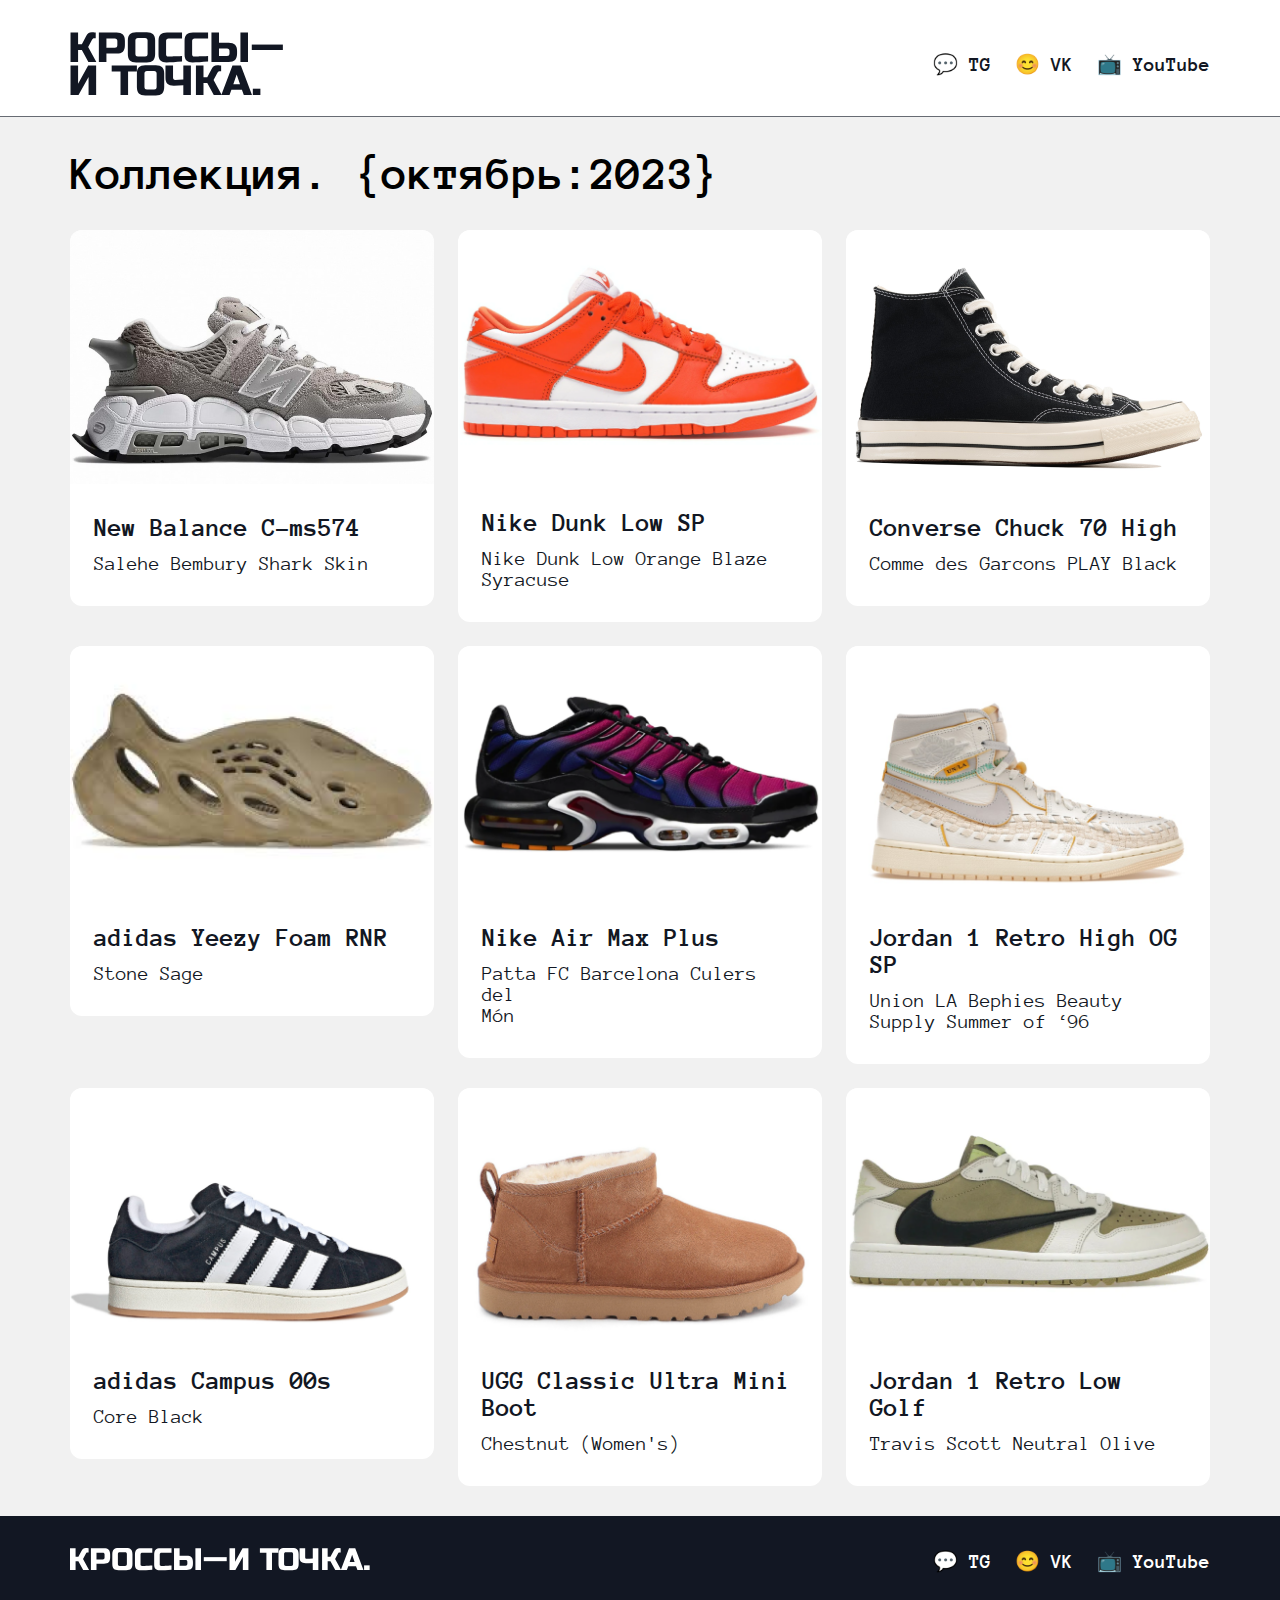
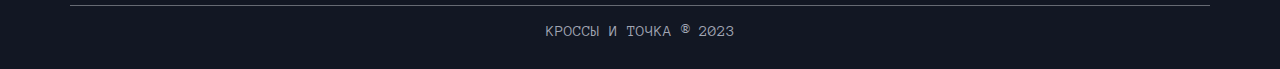
<file: index.html>
<!DOCTYPE html>
<html lang="ru">

<head>
  <meta charset="UTF-8" />
  <meta name="viewport" content="width=device-width, initial-scale=1.0" />
  <title>Кроссы — и точка</title>
  <link rel="stylesheet" href="./style/style.css">
</head>

<body>
  <header class="header">
    <div class="container container-header">
      <a href="#"><img src="./image/logo.svg" alt="Лого">
      </a>
      <nav>
        <ul class="link">
          <li class="nav_link"><a href="#">💬 TG</a></li>
          <li class="nav_link"><a href="#">😊 VK</a></li>
          <li class="nav_link"><a href="#">📺 YouTube</a></li>
        </ul>
      </nav>
    </div>

  </header>
  <main>
    <div class="main">
      <section class="container_main">
        <h1 class="title">Коллекция. {октябрь:2023}</h1>
        <div class="card-container">

          <div class="sneaker 1">
            <a href="./New Balance C.html" class="container">
              <img src="./image/newbalance.png" alt="New Balance C-ms574"></a>
            <h3 class="container__title">New Balance C-ms574</h3>
            <p class="container__text">Salehe Bembury Shark Skin</p>
          </div>

          <div class="sneaker 2">
            <a href="./Nike Dunk Low SP.html" class="container__image">
              <img src="./image/nike dunk.png" alt="Nike Dunk Low SP"></a>
            <h3 class="container__title">Nike Dunk Low SP</h3>
            <p class="container__text">Nike Dunk Low Orange Blaze Syracuse</p>
          </div>

          <div class="sneaker 3">
            <a href="./Converse Chuck 70.html" class="container__image">
              <img src="./image/converse.png" alt="Converse Chuck 70 High"></a>
            <h3 class="container__title">Converse Chuck 70 High</h3>
            <p class="container__text">Comme des Garcons PLAY Black</p>
          </div>

          <div class="sneaker 4">
            <img alt="adidas Yeezy Foam RNR" src="./image/adidas yeezy.png" class="container__image">
            <h3 class="container__title">adidas Yeezy Foam RNR</h3>
            <p class="container__text">Stone Sage</p>
          </div>

          <div class="sneaker 5">
            <img alt="Nike Air Max Plus" src="./image/nike air max plus.png" class="container__image">
            <h3 class="container__title">Nike Air Max Plus</h3>
            <p class="container__text">Patta FC Barcelona Culers del<br> Món</p>
          </div>

          <div class="sneaker 6">
            <img alt="Jordan 1 Retro High OG SP" src="./image/jordan 1 retro.png"
              class="container__image container__image">
            <h3 class="container__title">Jordan 1 Retro High OG SP</h3>
            <p class="container__text">Union LA Bephies Beauty Supply Summer of ‘96</p>
          </div>

          <div class="sneaker 7">
            <img alt="adidas Campus 00s" src="./image/adidas campus.png" class="container__image container__image">
            <h3 class="container__title">adidas Campus 00s</h3>
            <p class="container__text">Core Black</p>
          </div>

          <div class="sneaker 8">
            <img alt="UGG Classic Ultra Mini Boot" src="./image/ugg.png" class="container__image container__image">
            <h3 class="container__title container__titl5">UGG Classic Ultra Mini Boot</h3>
            <p class="container__text">Chestnut (Women's)</p>
          </div>

          <div class="sneaker 9">
            <img alt="Jordan 1 Retro Low Golf" src="./image/jordan.png" class="container__image">
            <h3 class="container__title">Jordan 1 Retro Low Golf</h3>
            <p class="container__text">Travis Scott Neutral Olive</p>
          </div>
        </div>
      </section>

  </main>
  <footer class="footer">
    <div class="container">
      <div class="footer_line">
        <a href="#" class="footer_logo2"> <img src="./image/logo2.svg" alt="Лого2">
        </a>
        <nav>
          <ul class="link link2">
            <li class="nav_link2"><a href="#">💬 TG</a></li>
            <li class="nav_link2"><a href="#">😊 VK</a></li>
            <li class="nav_link2"><a href="#">📺 YouTube</a></li>
          </ul>
        </nav>
      </div>
      <div class="footer_logo">КРОССЫ И ТОЧКА ® 2023</div>
    </div>
  </footer>

</body>

</html>
</file>
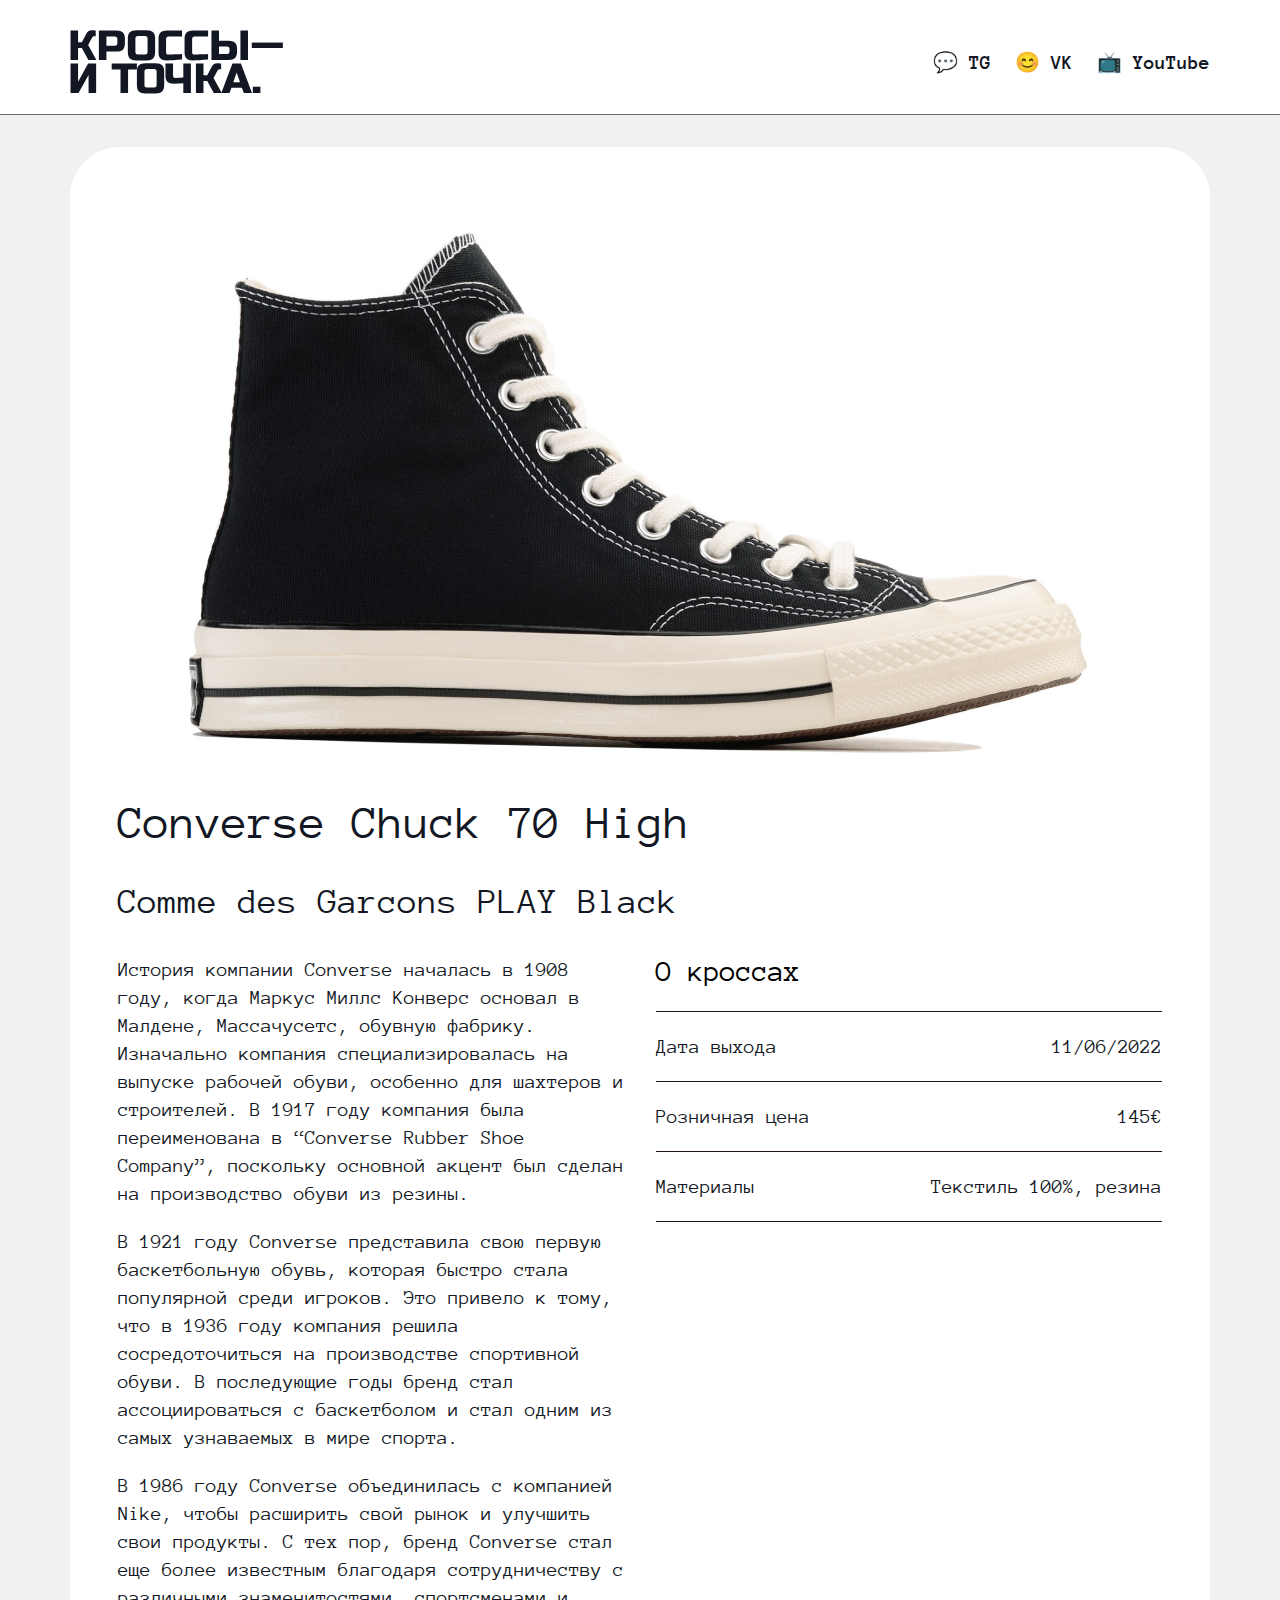
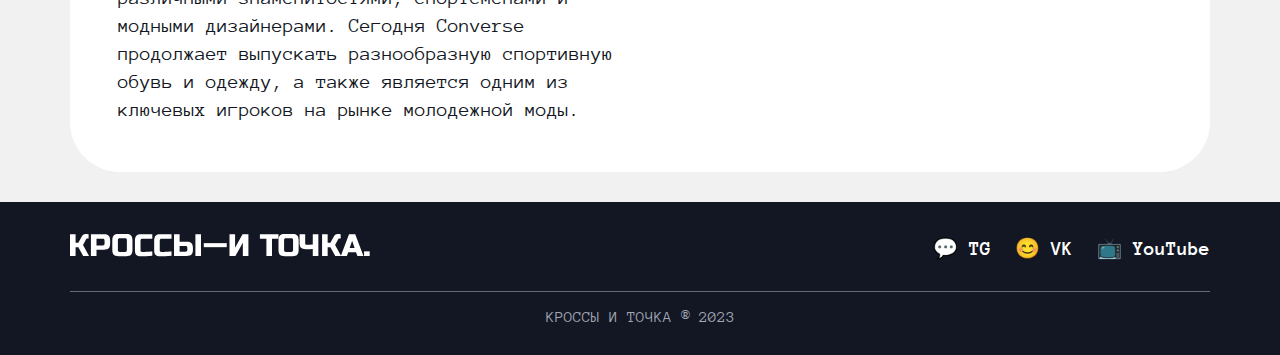
<file: Converse Chuck 70.html>
<!DOCTYPE html>
<html lang="ru">

<head>
  <meta charset="UTF-8" />
  <meta name="viewport" content="width=device-width, initial-scale=1.0" />
  <title>Converse Chuck 70 High</title>
  <link rel="stylesheet" href="./style/Converse Chuck 70.css">
</head>

<body>
  <header class="header">
    <div class="container container-header">
      <a href="./index.html"><img src="./Converse Chuck 70/logo.svg" alt="Лого">
      </a>
      <nav>
        <ul class="link">
          <li class="nav_link"><a href="#">💬 TG</a></li>
          <li class="nav_link"><a href="#">😊 VK</a></li>
          <li class="nav_link"><a href="#">📺 YouTube</a></li>
        </ul>
      </nav>
    </div>

  </header>
  <main>
    <div class="container">
      <div class="sneaker2 item">
        <div class="img__big">
          <img alt="The New Balance C-ms574" src="./Converse Chuck 70/big-3 converse.png" class="container__image">
        </div>
        <div class="container__texts">
          <h3 class="container__title title1">Converse Chuck 70 High</h3>
          <p class="container__text text1">Comme des Garcons PLAY Black</p>
          <div class="container__description">
            <h4 class="container__description1">История компании Converse началась в 1908 году, когда Маркус Миллс
              Конверс основал в Малдене, Массачусетс, обувную фабрику. Изначально компания специализировалась на выпуске
              рабочей обуви, особенно для шахтеров и строителей. В 1917 году компания была переименована в “Converse
              Rubber Shoe Company”, поскольку основной акцент был сделан на производство обуви из резины.<br>
              <pre></pre>
              В 1921 году Converse представила свою первую баскетбольную обувь, которая быстро стала популярной среди
              игроков. Это привело к тому, что в 1936 году компания решила сосредоточиться на производстве спортивной
              обуви. В последующие годы бренд стал ассоциироваться с баскетболом и стал одним из самых узнаваемых в мире
              спорта.<br>
              <pre></pre>
              В 1986 году Converse объединилась с компанией Nike, чтобы расширить свой рынок и улучшить свои продукты. С
              тех пор, бренд Converse стал еще более известным благодаря сотрудничеству с различными знаменитостями,
              спортсменами и модными дизайнерами. Сегодня Converse продолжает выпускать разнообразную спортивную обувь и
              одежду, а также является одним из ключевых игроков на рынке молодежной моды.
            </h4>
            <div class="container__info">
              <p class="container__description2">О кроссах</p>
              <div class="line1"></div>
              <div class="info_text">
                <div class="date">
                  <h6 class="date date1">Дата выхода</h6>
                  <h6 class="date date2">11/06/2022</h6>
                </div>
                <div class="line1"></div>
                <div class="price">
                  <h6 class="price price1">Розничная цена</h6>
                  <h6 class="price price2">145€</h6>
                </div>
                <div class="line1"></div>
                <div class="mat">
                  <h6 class="mat mat1">Материалы</h6>
                  <h6 class="mat mat2">Текстиль 100%, резина</h6>
                </div>
                <div class="line1"></div>
              </div>
            </div>
          </div>
        </div>
      </div>

  </main>
  <footer class="footer">
    <div class="container">
      <div class="footer_line">
        <a href="./index.html"><img class="footer_logo2" src="./Converse Chuck 70/logo2.svg" alt="Лого2"></a>
        <nav>
          <ul class="link link2">
            <li class="nav_link2"><a href="#">💬 TG</a></li>
            <li class="nav_link2"><a href="#">😊 VK</a></li>
            <li class="nav_link2"><a href="#">📺 YouTube</a></li>
          </ul>
        </nav>
      </div>
      <div class="footer_logo">КРОССЫ И ТОЧКА ® 2023</div>
    </div>
  </footer>
</body>

</html>
</file>
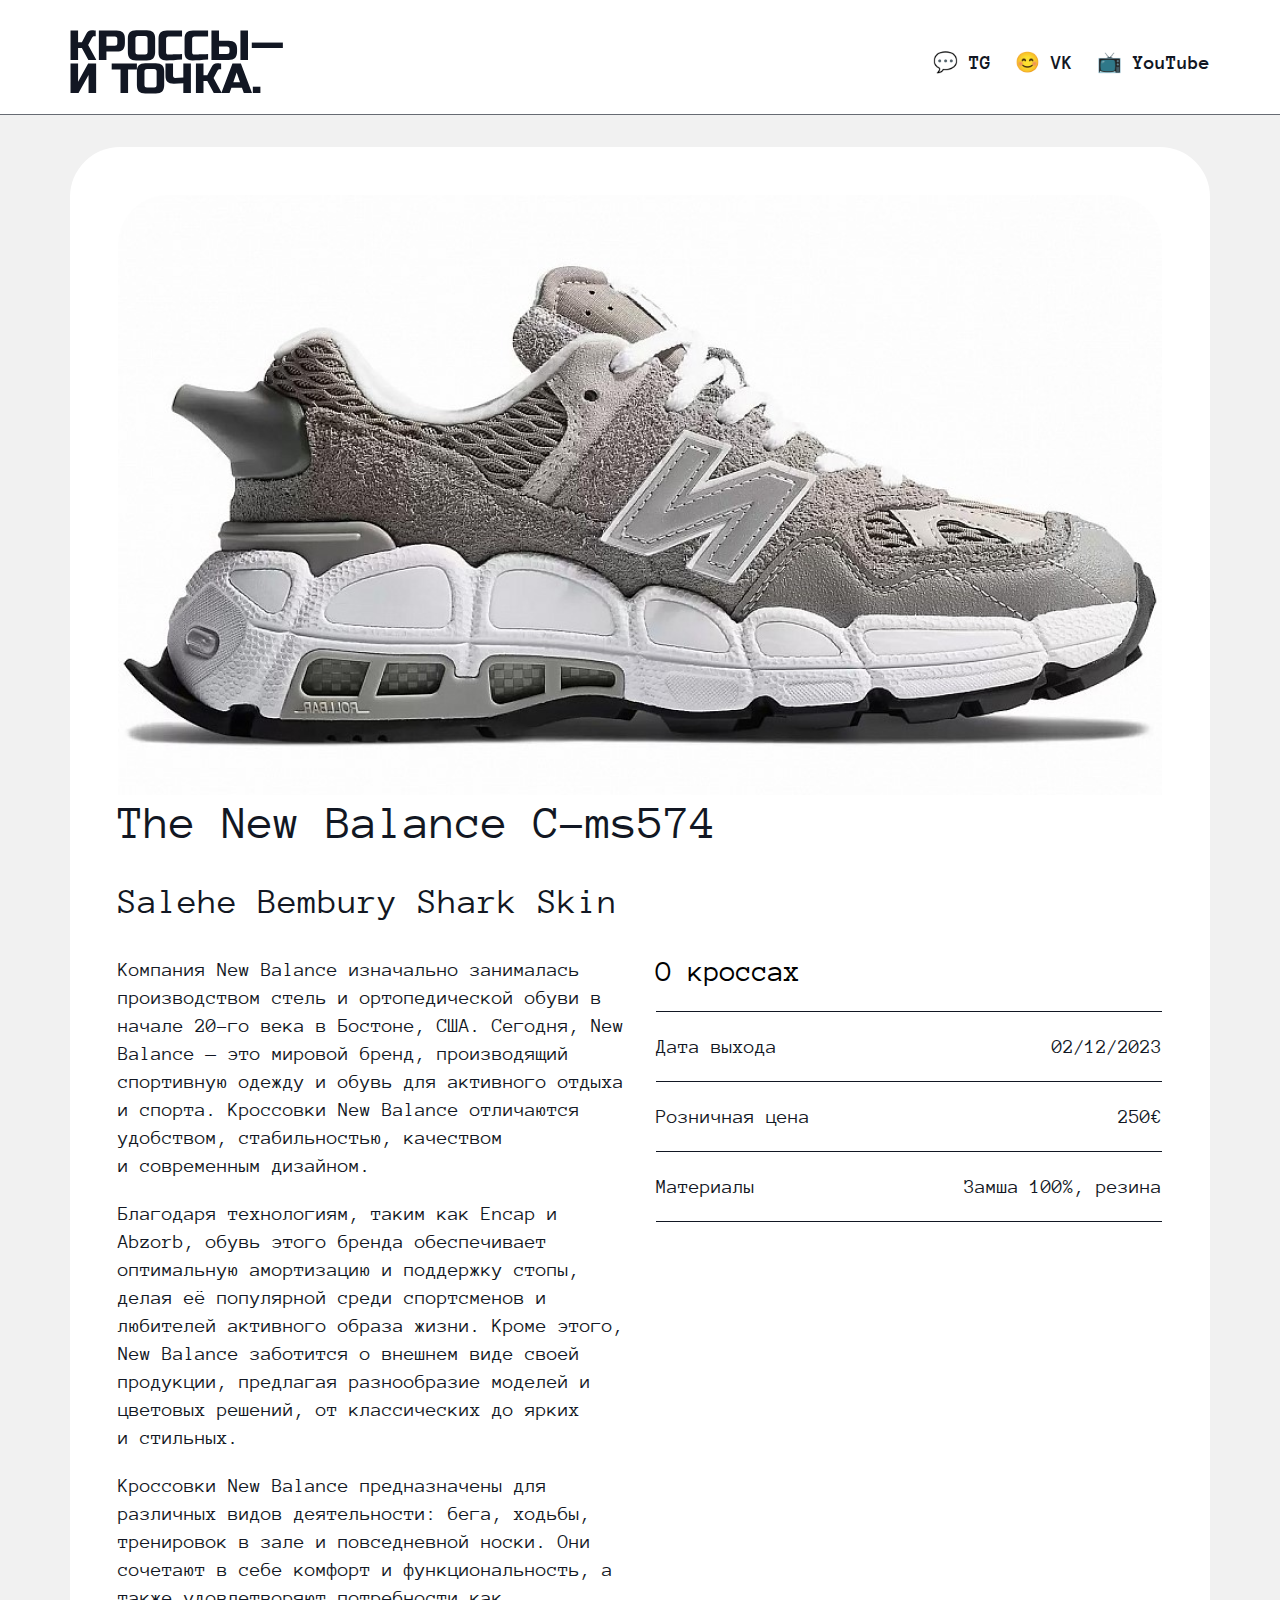
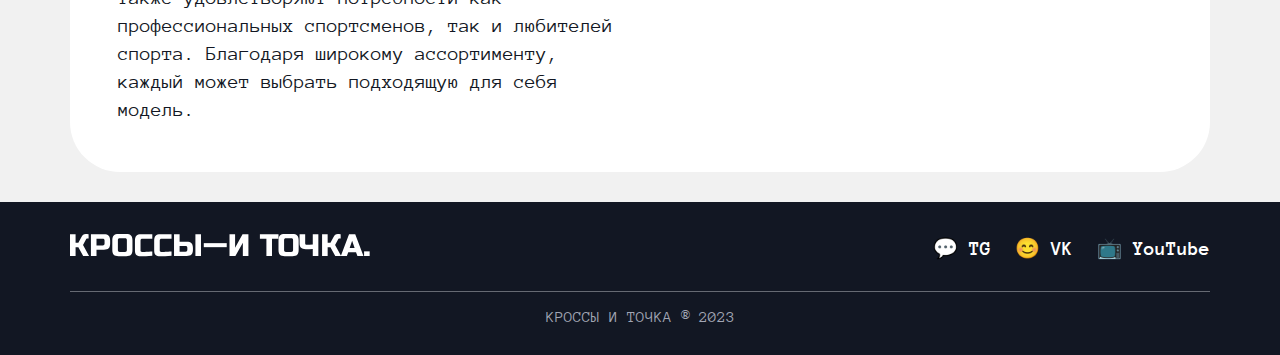
<file: New Balance C.html>
<!DOCTYPE html>
<html lang="ru">

<head>
  <meta charset="UTF-8" />
  <meta name="viewport" content="width=device-width, initial-scale=1.0" />
  <title>New Balance C-ms574</title>
  <link rel="stylesheet" href="./style/New Balance C.css">
</head>

<body>
  <header class="header">
    <div class="container container-header">
      <a href="./index.html"><img src="./New Balance C/logo.svg" alt="Лого">
      </a>
      <nav>
        <ul class="link">
          <li class="nav_link"><a href="#">💬 TG</a></li>
          <li class="nav_link"><a href="#">😊 VK</a></li>
          <li class="nav_link"><a href="#">📺 YouTube</a></li>
        </ul>
      </nav>
    </div>

  </header>
  <main>
    <div class="container">
      <div class="sneaker2 item">
        <div class="img__big">
          <img alt="The New Balance C-ms574" src="./New Balance C/big-1 newbalance.png" class="container__image">
        </div>
        <div class="container__texts">
          <h3 class="container__title title1">The New Balance C-ms574</h3>
          <p class="container__text text1">Salehe Bembury Shark Skin</p>

          <div class="container__description">
            <h4 class="container__description1">Компания New Balance изначально занималась производством стель
              и&nbsp;ортопедической обуви в начале
              20-го века в Бостоне, США. Сегодня, New Balance — это мировой бренд, производящий спортивную одежду
              и&nbsp;обувь для активного отдыха и спорта. Кроссовки New Balance отличаются удобством, стабильностью,
              качеством и&nbsp;современным дизайном.<br>
              <pre></pre>
              Благодаря технологиям, таким как Encap и Abzorb, обувь этого бренда обеспечивает оптимальную амортизацию
              и&nbsp;поддержку стопы, делая её популярной среди спортсменов и любителей активного образа жизни. Кроме
              этого, New Balance заботится о внешнем виде своей продукции, предлагая разнообразие моделей и цветовых
              решений, от классических до ярких и&nbsp;стильных.<br>
              <pre></pre>
              Кроссовки New Balance предназначены для различных видов деятельности: бега, ходьбы, тренировок в зале
              и&nbsp;повседневной носки. Они сочетают в себе комфорт и&nbsp;функциональность, а также удовлетворяют
              потребности как профессиональных спортсменов, так и любителей спорта. Благодаря широкому ассортименту,
              каждый может выбрать подходящую для себя модель.
            </h4>
            <div class="container__info">
              <p class="container__description2">О кроссах</p>
              <div class="line1"></div>
              <div class="info_text">
                <div class="date">
                  <h6 class="date date1">Дата выхода</h6>
                  <h6 class="date date2">02/12/2023</h6>
                </div>
                <div class="line1"></div>
                <div class="price">
                  <h6 class="price price1">Розничная цена</h6>
                  <h6 class="price price2">250€</h6>
                </div>
                <div class="line1"></div>
                <div class="mat">
                  <h6 class="mat mat1">Материалы</h6>
                  <h6 class="mat mat2">Замша 100%, резина</h6>
                </div>
                <div class="line1"></div>
              </div>
            </div>
          </div>
        </div>
      </div>

  </main>
  <footer class="footer">
    <div class="container">
      <div class="footer_line">
        <a href="./index.html"><img class="footer_logo2" src="./New Balance C/logo2.svg" alt="Лого2"></a>
        <nav>
          <ul class="link link2">
            <li class="nav_link2"><a href="#">💬 TG</a></li>
            <li class="nav_link2"><a href="#">😊 VK</a></li>
            <li class="nav_link2"><a href="#">📺 YouTube</a></li>
          </ul>
        </nav>
      </div>
      <div class="footer_logo">КРОССЫ И ТОЧКА ® 2023</div>
    </div>
  </footer>
</body>

</html>
</file>
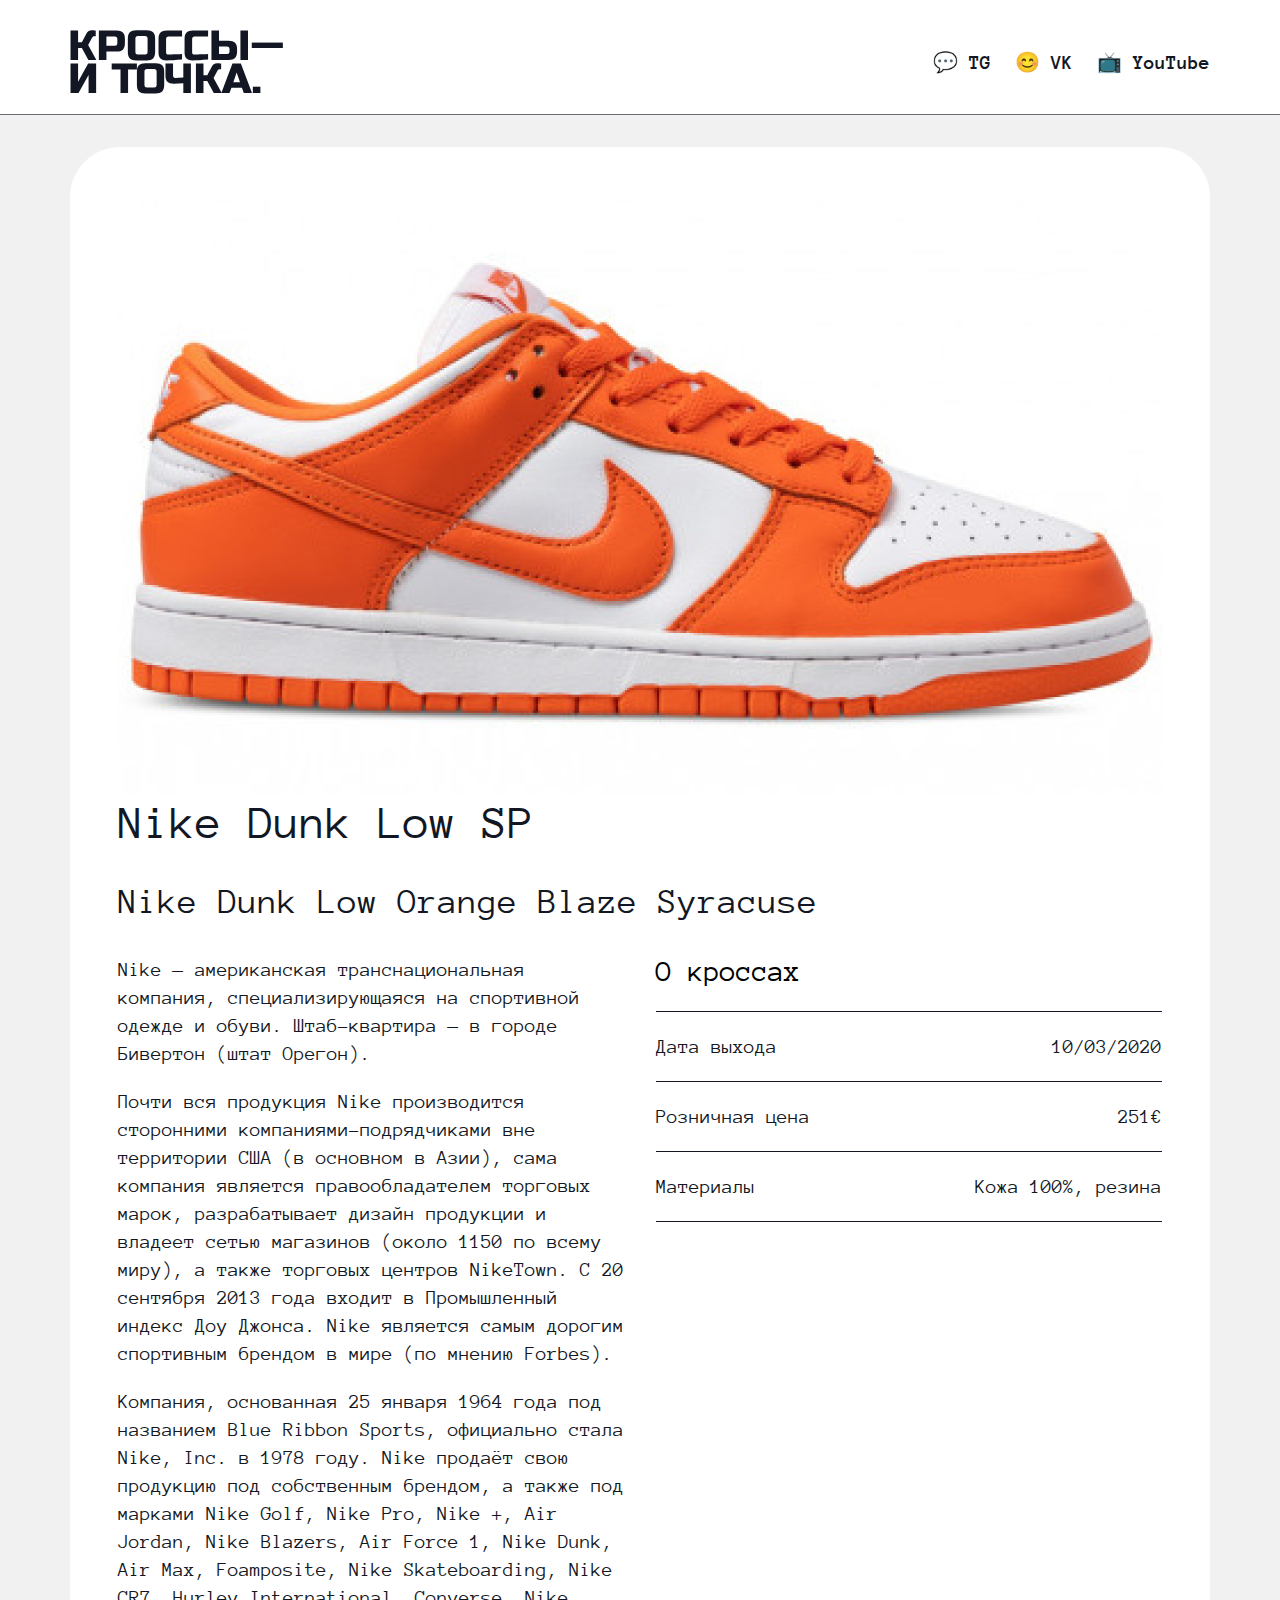
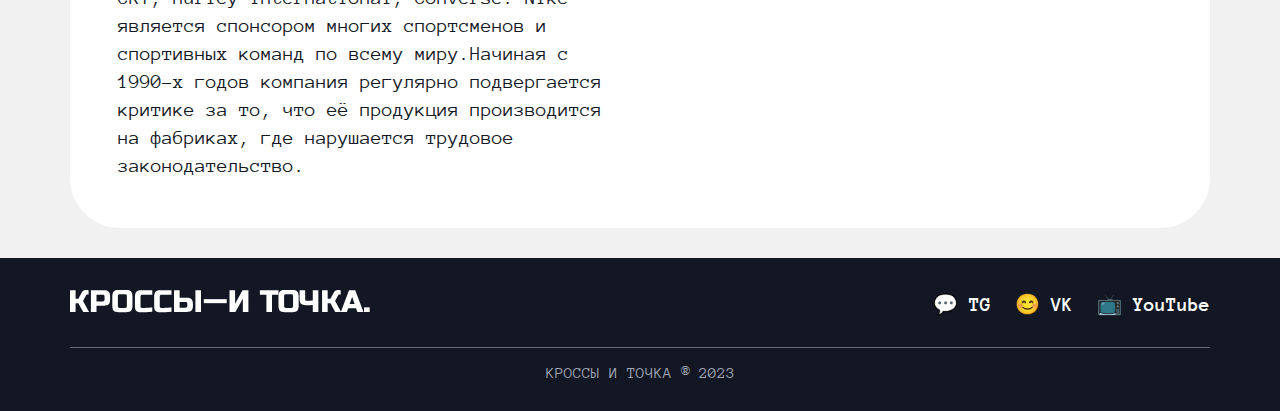
<file: Nike Dunk Low SP.html>
<!DOCTYPE html>
<html lang="ru">

<head>
  <meta charset="UTF-8" />
  <meta name="viewport" content="width=device-width, initial-scale=1.0" />
  <title>Nike Dunk Low SP</title>
  <link rel="stylesheet" href="./style/Nike Dunk Low SP.css">
</head>

<body>
  <header class="header">
    <div class="container container-header">
      <a href="./index.html"><img src="./Nike Dunk Low SP/logo.svg" alt="Лого">
      </a>
      <nav>
        <ul class="link">
          <li class="nav_link"><a href="#">💬 TG</a></li>
          <li class="nav_link"><a href="#">😊 VK</a></li>
          <li class="nav_link"><a href="#">📺 YouTube</a></li>
        </ul>
      </nav>
    </div>

  </header>
  <main>
    <div class="container">
      <div class="sneaker2 item">
        <div class="img__big">
          <img alt="Nike Dunk Low SP" src="./Nike Dunk Low SP/big-2 nike dunk low sp.png" class="container__image">
        </div>
        <div class="container__texts">
          <h3 class="container__title title1">Nike Dunk Low SP</h3>
          <p class="container__text text1">Nike Dunk Low Orange Blaze Syracuse</p>
          <div class="container__description">
            <h4 class="container__description1">Nike — американская транснациональная компания, специализирующаяся на
              спортивной одежде и обуви. Штаб-квартира — в городе Бивертон (штат Орегон).<br>
              <pre></pre>
              Почти вся продукция Nike производится сторонними компаниями-подрядчиками вне территории США (в основном в
              Азии), сама компания является правообладателем торговых марок, разрабатывает дизайн продукции и владеет
              сетью магазинов (около 1150 по всему миру), а также торговых центров NikeTown. С 20 сентября 2013 года
              входит в Промышленный индекс Доу Джонса. Nike является самым дорогим спортивным брендом в мире (по мнению
              Forbes).<br>
              <pre></pre>
              Компания, основанная 25 января 1964 года под названием Blue Ribbon Sports, официально стала Nike, Inc. в
              1978 году. Nike продаёт свою продукцию под собственным брендом, а также под марками Nike Golf, Nike Pro,
              Nike +, Air Jordan, Nike Blazers, Air Force 1, Nike Dunk, Air Max, Foamposite, Nike Skateboarding, Nike
              CR7, Hurley International, Converse. Nike является спонсором многих спортсменов и спортивных команд по
              всему миру.Начиная с 1990-х годов компания регулярно подвергается критике за то, что её продукция
              производится на фабриках, где нарушается трудовое законодательство.
            </h4>
            <div class="container__info">
              <p class="container__description2">О кроссах</p>
              <div class="line1"></div>
              <div class="info_text">
                <div class="date">
                  <h6 class="date date1">Дата выхода</h6>
                  <h6 class="date date2">10/03/2020</h6>
                </div>
                <div class="line1"></div>
                <div class="price">
                  <h6 class="price price1">Розничная цена</h6>
                  <h6 class="price price2">251€</h6>
                </div>
                <div class="line1"></div>
                <div class="mat">
                  <h6 class="mat mat1">Материалы</h6>
                  <h6 class="mat mat2">Кожа 100%, резина</h6>
                </div>
                <div class="line1"></div>
              </div>
            </div>
          </div>
        </div>
      </div>

  </main>
  <footer class="footer">
    <div class="container">
      <div class="footer_line">
        <a href="./index.html"><img class="footer_logo2" src="./Nike Dunk Low SP/logo2.svg" alt="Лого2"></a>
        <nav>
          <ul class="link link2">
            <li class="nav_link2"><a href="#">💬 TG</a></li>
            <li class="nav_link2"><a href="#">😊 VK</a></li>
            <li class="nav_link2"><a href="#">📺 YouTube</a></li>
          </ul>
        </nav>
      </div>
      <div class="footer_logo">КРОССЫ И ТОЧКА ® 2023</div>
    </div>
  </footer>
</body>

</html>
</file>
<file: style/style.css>
@font-face {
  font-family: "Anonymous Pro";
  src: url(fonts/AnonymousPro-Bold.ttf);
  font-weight: 700;
}

@font-face {
  font-family: "Anonymous Pro";
  src: url(fonts/AnonymousPro-Regular.ttf);
}

h1 {
  font-family: "Anonymous Pro", sans-serif;
  font-size: 48px;
}

h2 {
  font-family: "Anonymous Pro", sans-serif;
  font-size: 48px;
}

h3 {
  color: #121723;
  font-family: Anonymous Pro;
  font-size: 48px;
  font-style: normal;
  font-weight: 400;
  line-height: 100%;
}

p {
  font-family: "Anonymous Pro", sans-serif;
  font-size: 14px;
}

body {
  background-color: #F1F1F1;
  margin: 0;
}

.header {
  background-color: white;
  border-bottom: solid 1px #676B73;
}

.container-header {
  padding: 30px 0 16px;
  display: flex;
  justify-content: space-between;
  max-width: 1140px;
  padding-right: 0px;
}

.container {
  padding-top: 32px;
  margin: 0 auto;
  max-width: 1140px;
  width: 100%;
}

.card-container {
  display: flex;
  flex-wrap: wrap;
  gap: 24px;
  align-items: flex-start;
}

.sneaker {
  border-radius: 12px;
  width: 364px;
  background-color: white;
}

.container__title {
  color: #121723;
  font-family: Anonymous Pro;
  font-size: 26px;
  font-style: normal;
  font-weight: 700;
  line-height: normal;
  padding-left: 24px;
  margin-bottom: 12px;
  margin-right: 24px;
}

.container__text {
  color: #121723;
  font-family: Anonymous Pro;
  font-size: 20px;
  font-style: normal;
  font-weight: 400;
  line-height: normal;
  padding-left: 24px;
  margin-top: 12px;
  margin-bottom: 32px;
  margin-right: 24px;
}

.logo {
  width: 215px;
  height: 64px;
}

.link {
  display: flex;
  align-items: center;
  justify-content: space-between;
  text-decoration: none;
  gap: 24px;
  color: #121723;
  font-family: Anonymous Pro;
  font-size: 20px;
  font-style: normal;
  font-weight: 700;
  line-height: normal;
  list-style-type: none;
}

.link a {
  text-decoration: none;
  color: inherit;
}

.main {
  margin: 0 auto;
  width: 100%;
  max-width: 1140px;
  margin-bottom: 30px;
}

.logo2 {
  width: 300px;
  height: 22px;
}

.footer {
  background-color: #121723;
  padding-bottom: 30px;
  width: 100%;
}

.footer_line {
  display: flex;
  align-items: center;
  justify-content: space-between;
}

.link2 {
  font-family: "Anonymous Pro", monospace;
  color: white;
  text-decoration: none;
  font-size: 20px;
  height: 0px;
  margin-top: 0px;
  margin-bottom: 0px;
  padding-left: 0px;
}

.footer_logo {
  color: #a1a6b4;
  font-family: "Anonymous Pro", monospace;
  text-align: center;
  border-top: 1px solid #e6e8ec66;
  margin-top: 30px;
  padding-top: 16px;
}

.sneaker img {
  width: 100%;
}

/* _________________________________________________________ */

.sneaker {
  overflow: hidden;
  position: relative;
  transition: transform 0.5s;
}

.sneaker:hover {
  transform: translateY(-10px);
  box-shadow: 0 14px 28px rgba(71, 71, 71, 0.25), 0 10px 10px rgba(71, 71, 71, 0.25);
}

.sneaker img {
  object-fit: cover;
}

.sneaker.container__text {
  font-size: 12px;
  color: white;
  margin-bottom: 4px;
}

.sneaker.container__title {
  font-size: 17px;
  color: #fff;
}

/* _______________________________________________________ */

@media screen and (max-width: 768px) {
  .main {
    width: 375px;
  }

  .header {
    display: flex;
    max-width: 1024px;
    flex-direction: column;
    align-items: flex-start;
  }

  .container-header {
    display: flex;
    width: 343px;
    flex-direction: column;
    align-items: center;
  }

  .link {
    display: flex;
    align-items: flex-start;
    padding: 0px;
  }

  .footer_line {
    flex-direction: column;
  }

  .link2 {
    padding-top: 32px;
    padding-bottom: 24px;
  }

  .card-container {
    display: flex;
    width: 100%;
    align-items: flex-start;
  }

  h1 {
    font-size: 32px;
  }

  .sneaker {
    max-width: 100%;
  }

  .footer_logo {
    font-size: 16px;
    padding-top: 24px;
  }

  .container_main {
    width: 100%;
  }
}
</file>
<file: style/Converse Chuck 70.css>
@font-face {
  font-family: "Anonymous Pro";
  src: url(fonts/AnonymousPro-Bold.ttf);
  font-weight: 700;
}

@font-face {
  font-family: "Anonymous Pro";
  src: url(fonts/AnonymousPro-Regular.ttf);
}

h1 {
  font-family: "Anonymous Pro", sans-serif;
  font-size: 48px;
  margin-top: 25px;
  margin-bottom: 25px;
}

h2 {
  font-family: "Anonymous Pro", sans-serif;
  font-size: 48px;
}

h3 {
  color: #121723;
  font-family: Anonymous Pro;
  font-size: 48px;
  font-style: normal;
  font-weight: 400;
  line-height: 100%;
}

p {
  font-family: "Anonymous Pro", sans-serif;
  font-size: 14px;
}

.logo {
  width: 215px;
  height: 64px;
}

body {
  background-color: #F1F1F1;
  margin: 0;
}

.link a {
  text-decoration: none;
  color: inherit;
}

.header {
  background-color: white;
  border-bottom: solid 1px #676B73;
}

main {
  margin: 0 auto;
  width: 100%;
  max-width: 1140px;
  padding-bottom: 30px;
}

.container {
  padding-top: 32px;
  margin: 0 auto;
  max-width: 1140px;
  width: 100%;
}

.sneaker2 {
  border-radius: 50px;
  background-color: white;
}

.img__big {
  padding: 48px;
  padding-bottom: 0px;
}

.container-header {
  padding: 30px 0 16px;
  display: flex;
  justify-content: space-between;
  max-width: 1140px;
  padding-right: 0px;
}

.container__title {
  color: #121723;
  font-family: Anonymous Pro;
  font-size: 26px;
  font-style: normal;
  font-weight: 700;
  line-height: normal;
}

.container__text {
  color: #121723;
  font-family: Anonymous Pro;
  font-size: 20px;
  font-style: normal;
  font-weight: 400;
  line-height: normal;
}

.container__description {
  display: flex;
  gap: 32px;
}

.container__description1 {
  color: #121723;
  font-family: Anonymous Pro;
  font-size: 20px;
  font-style: normal;
  font-weight: 400;
  line-height: 28px;
  width: 506px;
  margin: auto;
}

.container__description2 {
  font-size: 30px;
  margin-top: 0px;
  margin-bottom: 0px;
  display: flex;
  flex-direction: column;
  align-items: flex-start;
  gap: 20px;
  align-self: stretch;
}

.container__info {
  display: flex;
  flex-direction: column;
  gap: 24px;
  width: 506px;
}

.line1 {
  height: 1px;
  width: 506px;
  align-self: stretch;
  background: #231213;
}

.container__info__mobile {
  display: none;
}

.info_text {
  display: flex;
  flex-direction: column;
  gap: 24px;
  flex: 1 0 0;
}

.date {
  display: flex;
  justify-content: space-between;
}

.price {
  display: flex;
  justify-content: space-between;
}

.mat {
  display: flex;
  justify-content: space-between;
}

.container__texts {
  padding: 48px;
  padding-top: 0px;
}

.text1 {
  font-size: 36px;
}

.text2 {
  padding-left: 582px;
  margin-bottom: 100px;
}

h6 {
  color: #121723;
  font-family: Anonymous Pro;
  font-size: 20px;
  font-style: normal;
  font-weight: 400;
  line-height: normal;
  margin: 0px;
}

.title1 {
  color: #121723;
  font-family: Anonymous Pro;
  font-size: 48px;
  font-style: normal;
  font-weight: 400;
  line-height: 100%;
  margin: 0px;
}

.link {
  display: flex;
  align-items: center;
  justify-content: space-between;
  text-decoration: none;
  gap: 24px;
  color: #121723;
  font-family: Anonymous Pro;
  font-size: 20px;
  font-style: normal;
  font-weight: 700;
  line-height: normal;
  list-style-type: none;
}

.logo2 img {
  width: 300px;
  flex-shrink: 0;
  margin-top: 22px;
  margin-left: 288px;
}

.footer {
  background-color: #121723;
  padding-bottom: 30px;
  width: 100%;
}

.footer_logo2 {
  color: white;
  font-weight: 400;
  font-size: 31px;
}

.footer_line {
  display: flex;
  align-items: center;
  justify-content: space-between;
}

.link2 {
  font-family: "Anonymous Pro", monospace;
  color: white;
  text-decoration: none;
  font-size: 20px;
  height: 0px;
  margin-top: 0px;
  margin-bottom: 0px;
  padding-left: 0px;
}

.footer_logo {
  color: #a1a6b4;
  font-family: "Anonymous Pro", monospace;
  text-align: center;
  border-top: 1px solid #e6e8ec66;
  margin-top: 30px;
  padding-top: 16px;
}

/* ________________________________________________________ */

@media screen and (min-width: 375px) and (max-width: 768px) {
  main {
    width: 375px;
  }

  .header {
    display: flex;
    max-width: 1024px;
    flex-direction: column;
    align-items: flex-start;
  }

  .container-header {
    display: flex;
    width: 343px;
    flex-direction: column;
    align-items: center;
  }

  .container {
    max-width: 343px;
  }

  .sneaker2 {
    max-width: 100%;
    border-radius: 12px 12px 12px 12px;
  }

  .img__big img {
    height: auto;
    width: 300px;
    border-radius: 12px 12px 0px 0px;
  }

  .img__big {
    padding-top: 24px;
    padding-right: 24px;
    padding-bottom: 0px;
    padding-left: 24px;
  }

  .container__title {
    font-size: 32px;
    font-weight: 400;
  }

  .container__text {
    font-size: 20px;
  }

  .container__description1 {
    font-size: 16px;
    width: 295px;
  }

  .container__description {
    flex-direction: column;
  }

  .container__info {
    width: 295px;
    flex-direction: column;
    justify-content: center;
    align-items: flex-start;
    flex: 1 0 0;
    padding-left: 0px;
    padding-bottom: 24px;
  }

  .info_text {
    width: 295px;
  }

  .line1 {
    width: 295px;
  }

  .footer_logo {
    font-size: 16px;
    padding-top: 24px;
  }

  .link {
    display: flex;
    align-items: flex-start;
    padding: 0px;
  }

  .footer_line {
    flex-direction: column;
  }

  .link2 {
    padding-top: 32px;
    padding-bottom: 24px;
  }

  .container__texts {
    padding-top: 24px;
    padding-right: 24px;
    padding-bottom: 0px;
    padding-left: 24px;
  }

  .container2 {
    display: block;
    justify-content: center;
  }

  .container__info h6 {
    font-size: 16px;
  }

}
</file>
<file: style/New Balance C.css>
@font-face {
  font-family: "Anonymous Pro";
  src: url(fonts/AnonymousPro-Bold.ttf);
  font-weight: 700;
}

@font-face {
  font-family: "Anonymous Pro";
  src: url(fonts/AnonymousPro-Regular.ttf);
}

h1 {
  font-family: "Anonymous Pro", sans-serif;
  font-size: 48px;
  margin-top: 25px;
  margin-bottom: 25px;
}

h2 {
  font-family: "Anonymous Pro", sans-serif;
  font-size: 48px;
}

h3 {
  color: #121723;
  font-family: Anonymous Pro;
  font-size: 48px;
  font-style: normal;
  font-weight: 400;
  line-height: 100%;
}

p {
  font-family: "Anonymous Pro", sans-serif;
  font-size: 14px;
}

.logo {
  width: 215px;
  height: 64px;
}

body {
  background-color: #F1F1F1;
  margin: 0;
}

.link a {
  text-decoration: none;
  color: inherit;
}

.header {
  background-color: white;
  border-bottom: solid 1px #676B73;
}

main {
  margin: 0 auto;
  width: 100%;
  max-width: 1140px;
  padding-bottom: 30px;
}

.container {
  padding-top: 32px;
  margin: 0 auto;
  max-width: 1140px;
  width: 100%;
}

.sneaker2 {
  border-radius: 50px;
  background-color: white;
}

.img__big {
  padding: 48px;
  padding-bottom: 0px;
}

.container-header {
  padding: 30px 0 16px;
  display: flex;
  justify-content: space-between;
  max-width: 1140px;
  padding-right: 0px;
}

.container__title {
  color: #121723;
  font-family: Anonymous Pro;
  font-size: 26px;
  font-style: normal;
  font-weight: 700;
  line-height: normal;
}

.container__text {
  color: #121723;
  font-family: Anonymous Pro;
  font-size: 20px;
  font-style: normal;
  font-weight: 400;
  line-height: normal;
}

.container__description {
  display: flex;
  gap: 32px;
}

.container__description1 {
  color: #121723;
  font-family: Anonymous Pro;
  font-size: 20px;
  font-style: normal;
  font-weight: 400;
  line-height: 28px;
  width: 506px;
  margin: auto;
}

.container__description2 {
  font-size: 30px;
  margin-top: 0px;
  margin-bottom: 0px;
  display: flex;
  flex-direction: column;
  align-items: flex-start;
  gap: 20px;
  align-self: stretch;
}

.container__info {
  display: flex;
  flex-direction: column;
  gap: 24px;
  width: 506px;
}

.line1 {
  height: 1px;
  width: 506px;
  align-self: stretch;
  background: #121723;
}

.container__info__mobile {
  display: none;
}

.info_text {
  display: flex;
  flex-direction: column;
  gap: 24px;
  flex: 1 0 0;
}

.date {
  display: flex;
  justify-content: space-between;
}

.price {
  display: flex;
  justify-content: space-between;
}

.mat {
  display: flex;
  justify-content: space-between;
}

.container__texts {
  padding: 48px;
  padding-top: 0px;
}

.text1 {
  font-size: 36px;
}

.text2 {
  padding-left: 582px;
  margin-bottom: 100px;
}

h6 {
  color: #121723;
  font-family: Anonymous Pro;
  font-size: 20px;
  font-style: normal;
  font-weight: 400;
  line-height: normal;
  margin: 0px;
}

.title1 {
  color: #121723;
  font-family: Anonymous Pro;
  font-size: 48px;
  font-style: normal;
  font-weight: 400;
  line-height: 100%;
  margin: 0px;
}

.link {
  display: flex;
  align-items: center;
  justify-content: space-between;
  text-decoration: none;
  gap: 24px;
  color: #121723;
  font-family: Anonymous Pro;
  font-size: 20px;
  font-style: normal;
  font-weight: 700;
  line-height: normal;
  list-style-type: none;
}

.logo2 img {
  width: 300px;
  flex-shrink: 0;
  margin-top: 22px;
  margin-left: 288px;
}

.footer {
  background-color: #121723;
  padding-bottom: 30px;
  width: 100%;
}

.footer_logo2 {
  color: white;
  font-weight: 400;
  font-size: 31px;
}

.footer_line {
  display: flex;
  align-items: center;
  justify-content: space-between;
}

.link2 {
  font-family: "Anonymous Pro", monospace;
  color: white;
  text-decoration: none;
  font-size: 20px;
  height: 0px;
  margin-top: 0px;
  margin-bottom: 0px;
  padding-left: 0px;
}

.footer_logo {
  color: #a1a6b4;
  font-family: "Anonymous Pro", monospace;
  text-align: center;
  border-top: 1px solid #e6e8ec66;
  margin-top: 30px;
  padding-top: 16px;
}

/* ________________________________________________________ */

@media screen and (min-width: 375px) and (max-width: 768px) {
  main {
    width: 375px;
  }

  .header {
    display: flex;
    max-width: 1024px;
    flex-direction: column;
    align-items: flex-start;
  }

  .container-header {
    display: flex;
    width: 375px;
    flex-direction: column;
    align-items: center;
  }

  .container {
    max-width: 375px;
  }

  .sneaker2 {
    max-width: 100%;
    border-radius: 12px 12px 12px 12px;
  }

  .img__big img {
    height: auto;
    width: 300px;
    border-radius: 12px 12px 0px 0px;
  }

  .img__big {
    padding-top: 24px;
    padding-right: 24px;
    padding-bottom: 0px;
    padding-left: 24px;
  }

  .container__title {
    font-size: 32px;
    font-weight: 400;
  }

  .container__text {
    font-size: 20px;
  }

  .container__description1 {
    font-size: 16px;
    width: 295px;
  }

  .container__description {
    flex-direction: column;
  }

  .container__info {
    width: 295px;
    flex-direction: column;
    justify-content: center;
    align-items: flex-start;
    flex: 1 0 0;
    padding-left: 0px;
    padding-bottom: 24px;
  }

  .info_text {
    width: 295px;
  }

  .line1 {
    width: 295px;
  }

  .footer_logo {
    font-size: 16px;
    padding-top: 24px;
  }

  .link {
    display: flex;
    align-items: flex-start;
    padding: 0px;
  }

  .footer_line {
    flex-direction: column;
  }

  .link2 {
    padding-top: 32px;
    padding-bottom: 24px;
  }

  .container__texts {
    padding-top: 24px;
    padding-right: 24px;
    padding-bottom: 0px;
    padding-left: 24px;
  }

  .container2 {
    display: block;
    justify-content: center;
  }

  .container__info h6 {
    font-size: 16px;
  }

}
</file>
<file: style/Nike Dunk Low SP.css>
@font-face {
  font-family: "Anonymous Pro";
  src: url(fonts/AnonymousPro-Bold.ttf);
  font-weight: 700;
}

@font-face {
  font-family: "Anonymous Pro";
  src: url(fonts/AnonymousPro-Regular.ttf);
}

h1 {
  font-family: "Anonymous Pro", sans-serif;
  font-size: 48px;
  margin-top: 25px;
  margin-bottom: 25px;
}

h2 {
  font-family: "Anonymous Pro", sans-serif;
  font-size: 48px;
}

h3 {
  color: #121723;
  font-family: Anonymous Pro;
  font-size: 48px;
  font-style: normal;
  font-weight: 400;
  line-height: 100%;
}

p {
  font-family: "Anonymous Pro", sans-serif;
  font-size: 14px;
}

.logo {
  width: 215px;
  height: 64px;
}

body {
  background-color: #F1F1F1;
  margin: 0;
}

.link a {
  text-decoration: none;
  color: inherit;
}

.header {
  background-color: white;
  border-bottom: solid 1px #676B73;
}

main {
  margin: 0 auto;
  width: 100%;
  max-width: 1140px;
  padding-bottom: 30px;
}

.container {
  padding-top: 32px;
  margin: 0 auto;
  max-width: 1140px;
  width: 100%;
}

.sneaker2 {
  border-radius: 50px;
  background-color: white;
}

.img__big {
  padding: 48px;
  padding-bottom: 0px;
}

.container-header {
  padding: 30px 0 16px;
  display: flex;
  justify-content: space-between;
  max-width: 1140px;
  padding-right: 0px;
}

.container__title {
  color: #121723;
  font-family: Anonymous Pro;
  font-size: 26px;
  font-style: normal;
  font-weight: 700;
  line-height: normal;
}

.container__text {
  color: #121723;
  font-family: Anonymous Pro;
  font-size: 20px;
  font-style: normal;
  font-weight: 400;
  line-height: normal;
}

.container__description {
  display: flex;
  gap: 32px;
}

.container__description1 {
  color: #121723;
  font-family: Anonymous Pro;
  font-size: 20px;
  font-style: normal;
  font-weight: 400;
  line-height: 28px;
  width: 506px;
  margin: auto;
}

.container__description2 {
  font-size: 30px;
  margin-top: 0px;
  margin-bottom: 0px;
  display: flex;
  flex-direction: column;
  align-items: flex-start;
  gap: 20px;
  align-self: stretch;
}

.container__info {
  display: flex;
  flex-direction: column;
  gap: 24px;
  width: 506px;
}

.line1 {
  height: 1px;
  width: 506px;
  align-self: stretch;
  background: #121723;
}

.container__info__mobile {
  display: none;
}

.info_text {
  display: flex;
  flex-direction: column;
  gap: 24px;
  flex: 1 0 0;
}

.date {
  display: flex;
  justify-content: space-between;
}

.price {
  display: flex;
  justify-content: space-between;
}

.mat {
  display: flex;
  justify-content: space-between;
}

.container__texts {
  padding: 48px;
  padding-top: 0px;
}

.text1 {
  font-size: 36px;
}

.text2 {
  padding-left: 582px;
  margin-bottom: 100px;
}

h6 {
  color: #121723;
  font-family: Anonymous Pro;
  font-size: 20px;
  font-style: normal;
  font-weight: 400;
  line-height: normal;
  margin: 0px;
}

.title1 {
  color: #121723;
  font-family: Anonymous Pro;
  font-size: 48px;
  font-style: normal;
  font-weight: 400;
  line-height: 100%;
  margin: 0px;
}

.link {
  display: flex;
  align-items: center;
  justify-content: space-between;
  text-decoration: none;
  gap: 24px;
  color: #121723;
  font-family: Anonymous Pro;
  font-size: 20px;
  font-style: normal;
  font-weight: 700;
  line-height: normal;
  list-style-type: none;
}

.logo2 img {
  width: 300px;
  flex-shrink: 0;
  margin-top: 22px;
  margin-left: 288px;
}

.footer {
  background-color: #121723;
  padding-bottom: 30px;
  width: 100%;
}

.footer_logo2 {
  color: white;
  font-weight: 400;
  font-size: 31px;
}

.footer_line {
  display: flex;
  align-items: center;
  justify-content: space-between;
}

.link2 {
  font-family: "Anonymous Pro", monospace;
  color: white;
  text-decoration: none;
  font-size: 20px;
  height: 0px;
  margin-top: 0px;
  margin-bottom: 0px;
  padding-left: 0px;
}

.footer_logo {
  color: #a1a6b4;
  font-family: "Anonymous Pro", monospace;
  text-align: center;
  border-top: 1px solid #e6e8ec66;
  margin-top: 30px;
  padding-top: 16px;
}

/* ________________________________________________________ */

@media screen and (min-width: 375px) and (max-width: 768px) {
  main {
    width: 375px;
  }

  .header {
    display: flex;
    max-width: 1024px;
    flex-direction: column;
    align-items: flex-start;
  }

  .container-header {
    display: flex;
    width: 343px;
    flex-direction: column;
    align-items: center;
  }

  .container {
    max-width: 343px;
  }

  .sneaker2 {
    max-width: 100%;
    border-radius: 12px 12px 12px 12px;
  }

  .img__big img {
    height: auto;
    width: 300px;
    border-radius: 12px 12px 0px 0px;
  }

  .img__big {
    padding-top: 24px;
    padding-right: 24px;
    padding-bottom: 0px;
    padding-left: 24px;
  }

  .container__title {
    font-size: 32px;
    font-weight: 400;
  }

  .container__text {
    font-size: 20px;
  }

  .container__description1 {
    font-size: 16px;
    width: 295px;
  }

  .container__description {
    flex-direction: column;
  }

  .container__info {
    width: 295px;
    flex-direction: column;
    justify-content: center;
    align-items: flex-start;
    flex: 1 0 0;
    padding-left: 0px;
    padding-bottom: 24px;
  }

  .info_text {
    width: 295px;
  }

  .line1 {
    width: 295px;
  }

  .footer_logo {
    font-size: 16px;
    padding-top: 24px;
  }

  .link {
    display: flex;
    align-items: flex-start;
    padding: 0px;
  }

  .footer_line {
    flex-direction: column;
  }

  .link2 {
    padding-top: 32px;
    padding-bottom: 24px;
  }

  .container__texts {
    padding-top: 24px;
    padding-right: 24px;
    padding-bottom: 0px;
    padding-left: 24px;
  }

  .container2 {
    display: block;
    justify-content: center;
  }

  .container__info h6 {
    font-size: 16px;
  }

}
</file>
